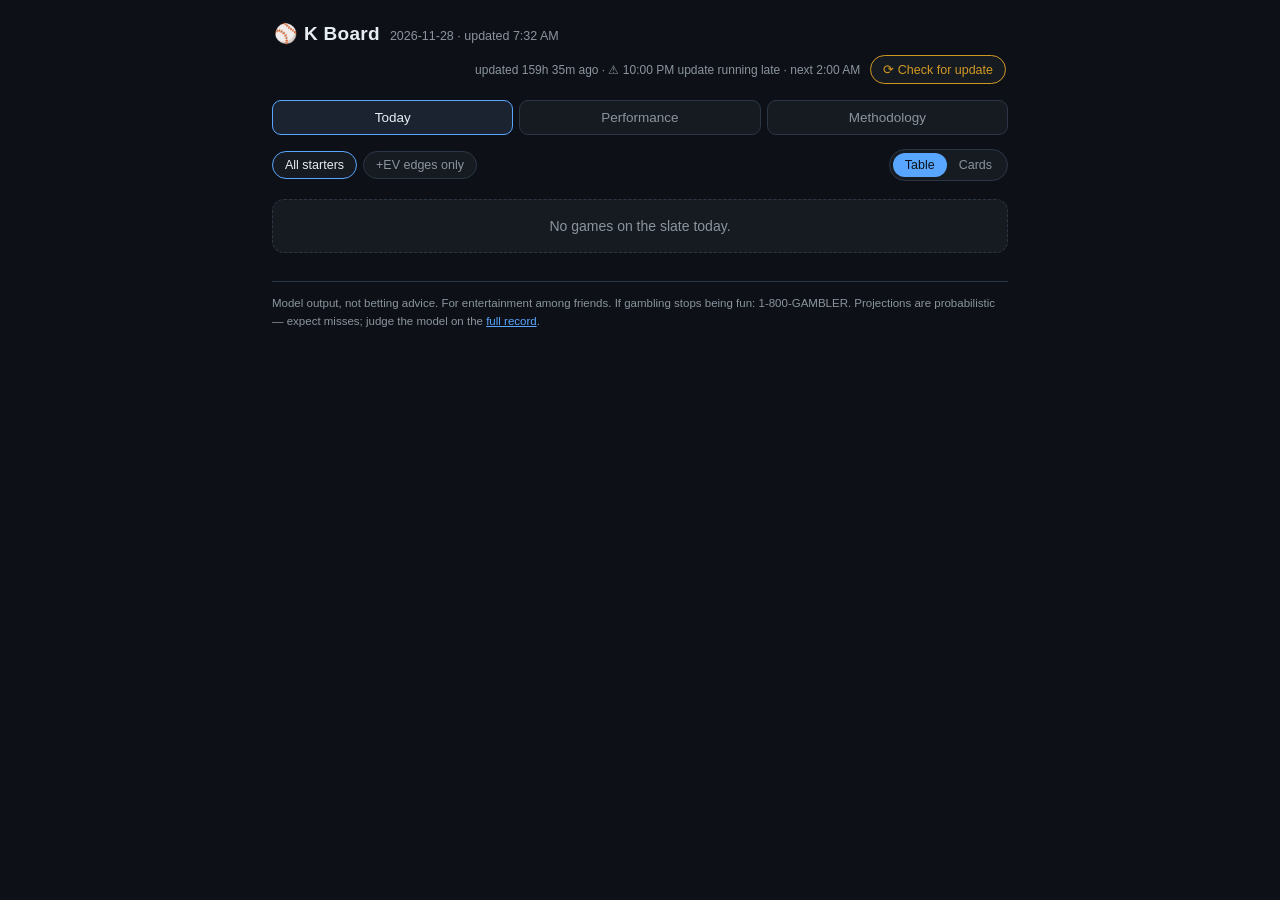
<file: docs/index.html>
<!DOCTYPE html>
<html lang="en">
<head>
<meta charset="utf-8">
<meta name="viewport" content="width=device-width, initial-scale=1">
<meta name="robots" content="noindex">
<title>K Board — Today</title>
<link rel="stylesheet" href="assets/style.css">
</head>
<body>
<div class="wrap">
  <header class="site">
    <h1>⚾ K Board</h1>
    <span class="sub" id="subtitle">loading…</span>
  </header>
  <nav class="tabs">
    <a href="index.html" class="active">Today</a>
    <a href="performance.html">Performance</a>
    <a href="methodology.html">Methodology</a>
  </nav>
  <div class="chiprow">
    <div class="chips">
      <span class="chip on" data-f="all">All starters</span>
      <span class="chip" data-f="edges">+EV edges only</span>
    </div>
    <div class="chips view-chips">
      <span class="chip" data-v="table">Table</span>
      <span class="chip" data-v="cards">Cards</span>
    </div>
  </div>
  <div id="board"></div>

  <div id="tomorrow-wrap" class="tomorrow-wrap" hidden>
    <h2 class="sec">Tomorrow <span class="dim" id="tomorrow-date"></span></h2>
    <p class="sec-sub">Early look — probable starter is posted, but lines usually aren't yet.</p>
    <div id="tomorrow-board"></div>
  </div>

  <footer class="site">
    Model output, not betting advice. For entertainment among friends.
    If gambling stops being fun: 1-800-GAMBLER. Projections are probabilistic —
    expect misses; judge the model on the <a href="performance.html" style="color:var(--accent)">full record</a>.
  </footer>
</div>
<script src="assets/app.js?v=20260929b"></script>
<script src="assets/refresh.js?v=20260922"></script>
</body>
</html>
</file>
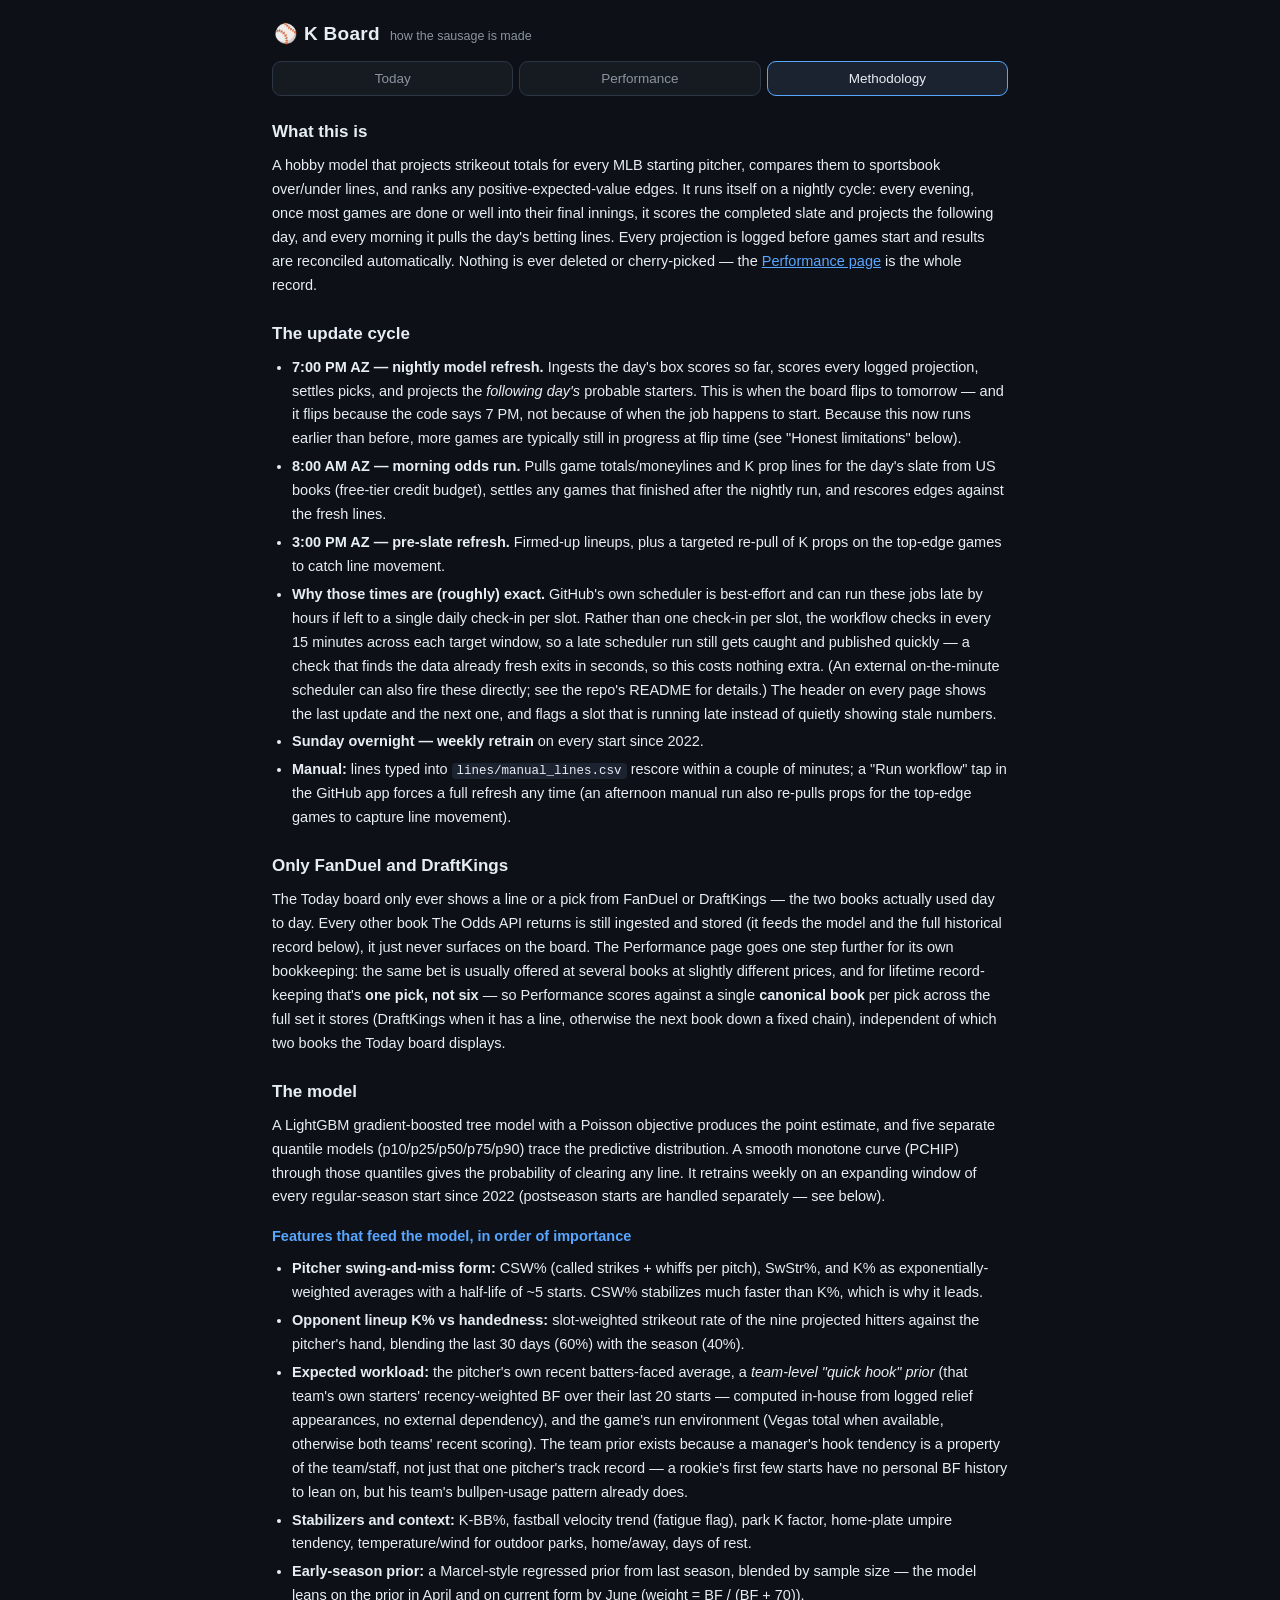
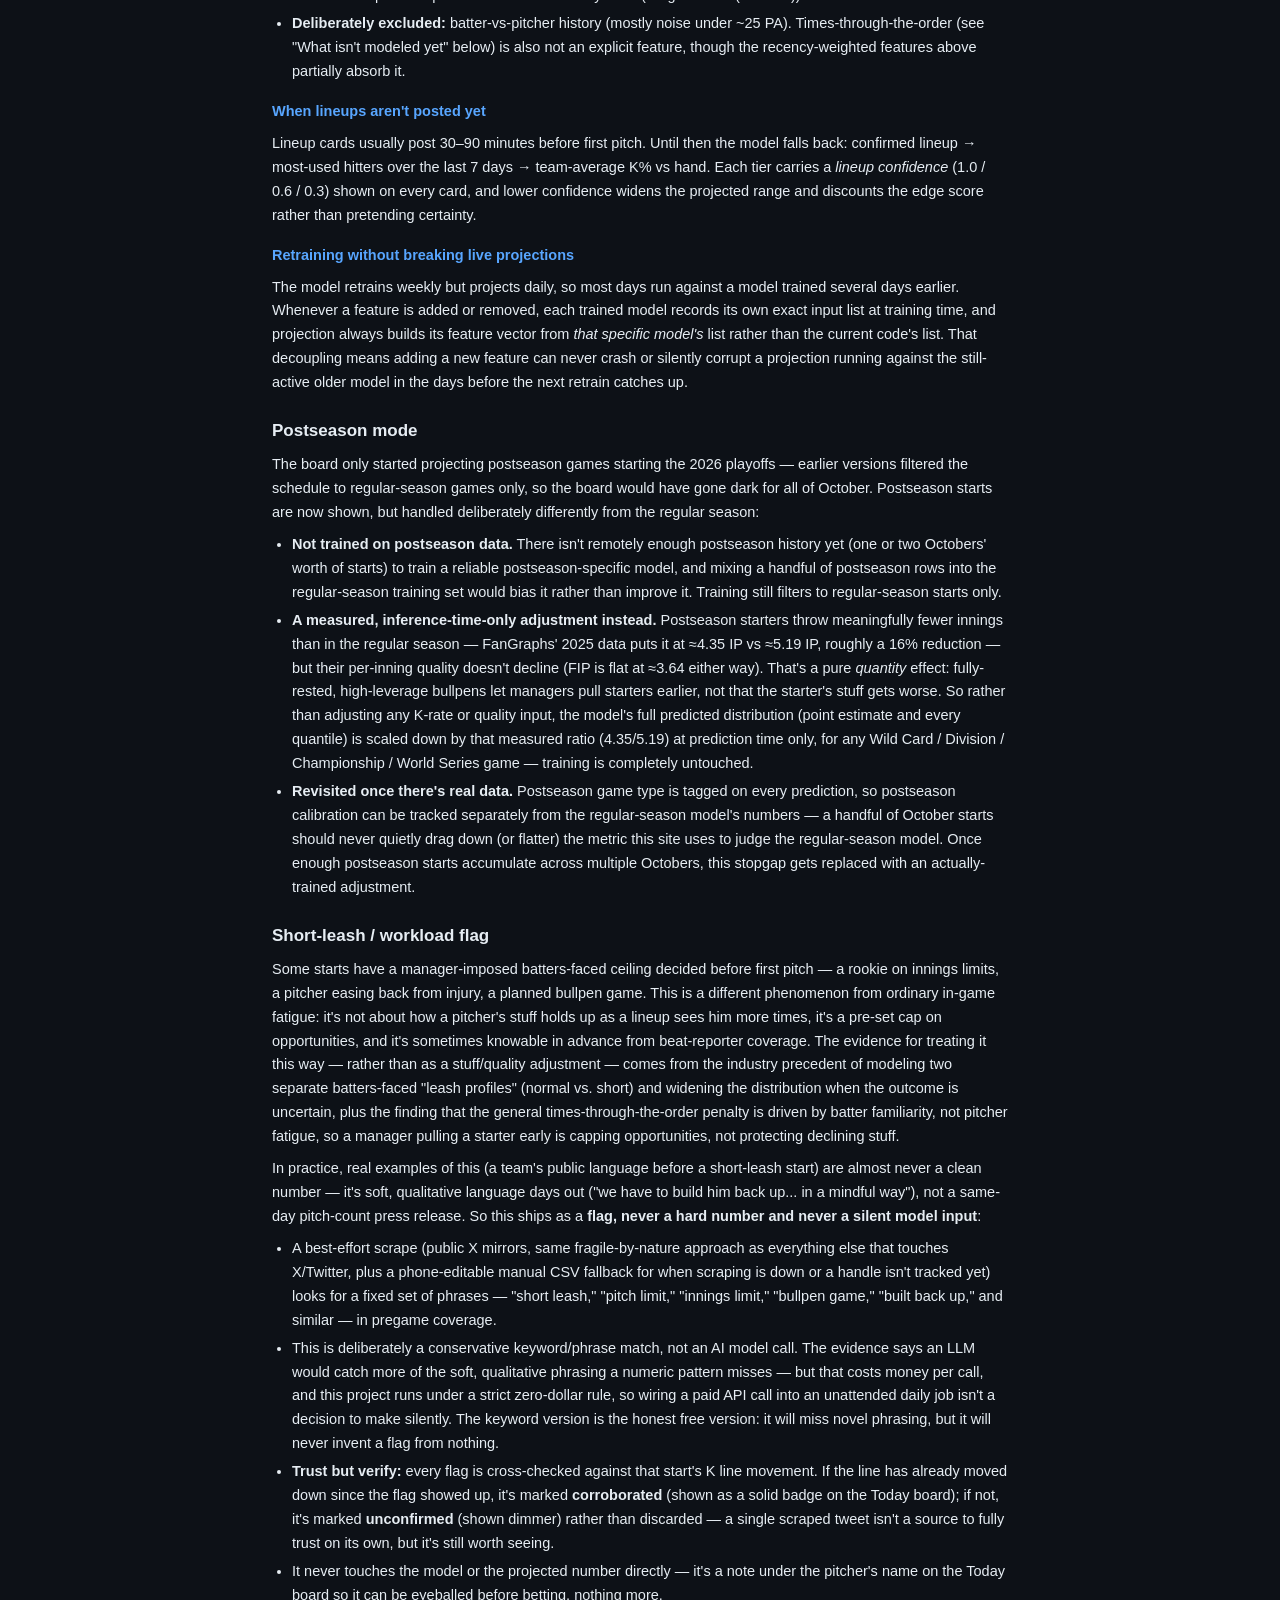
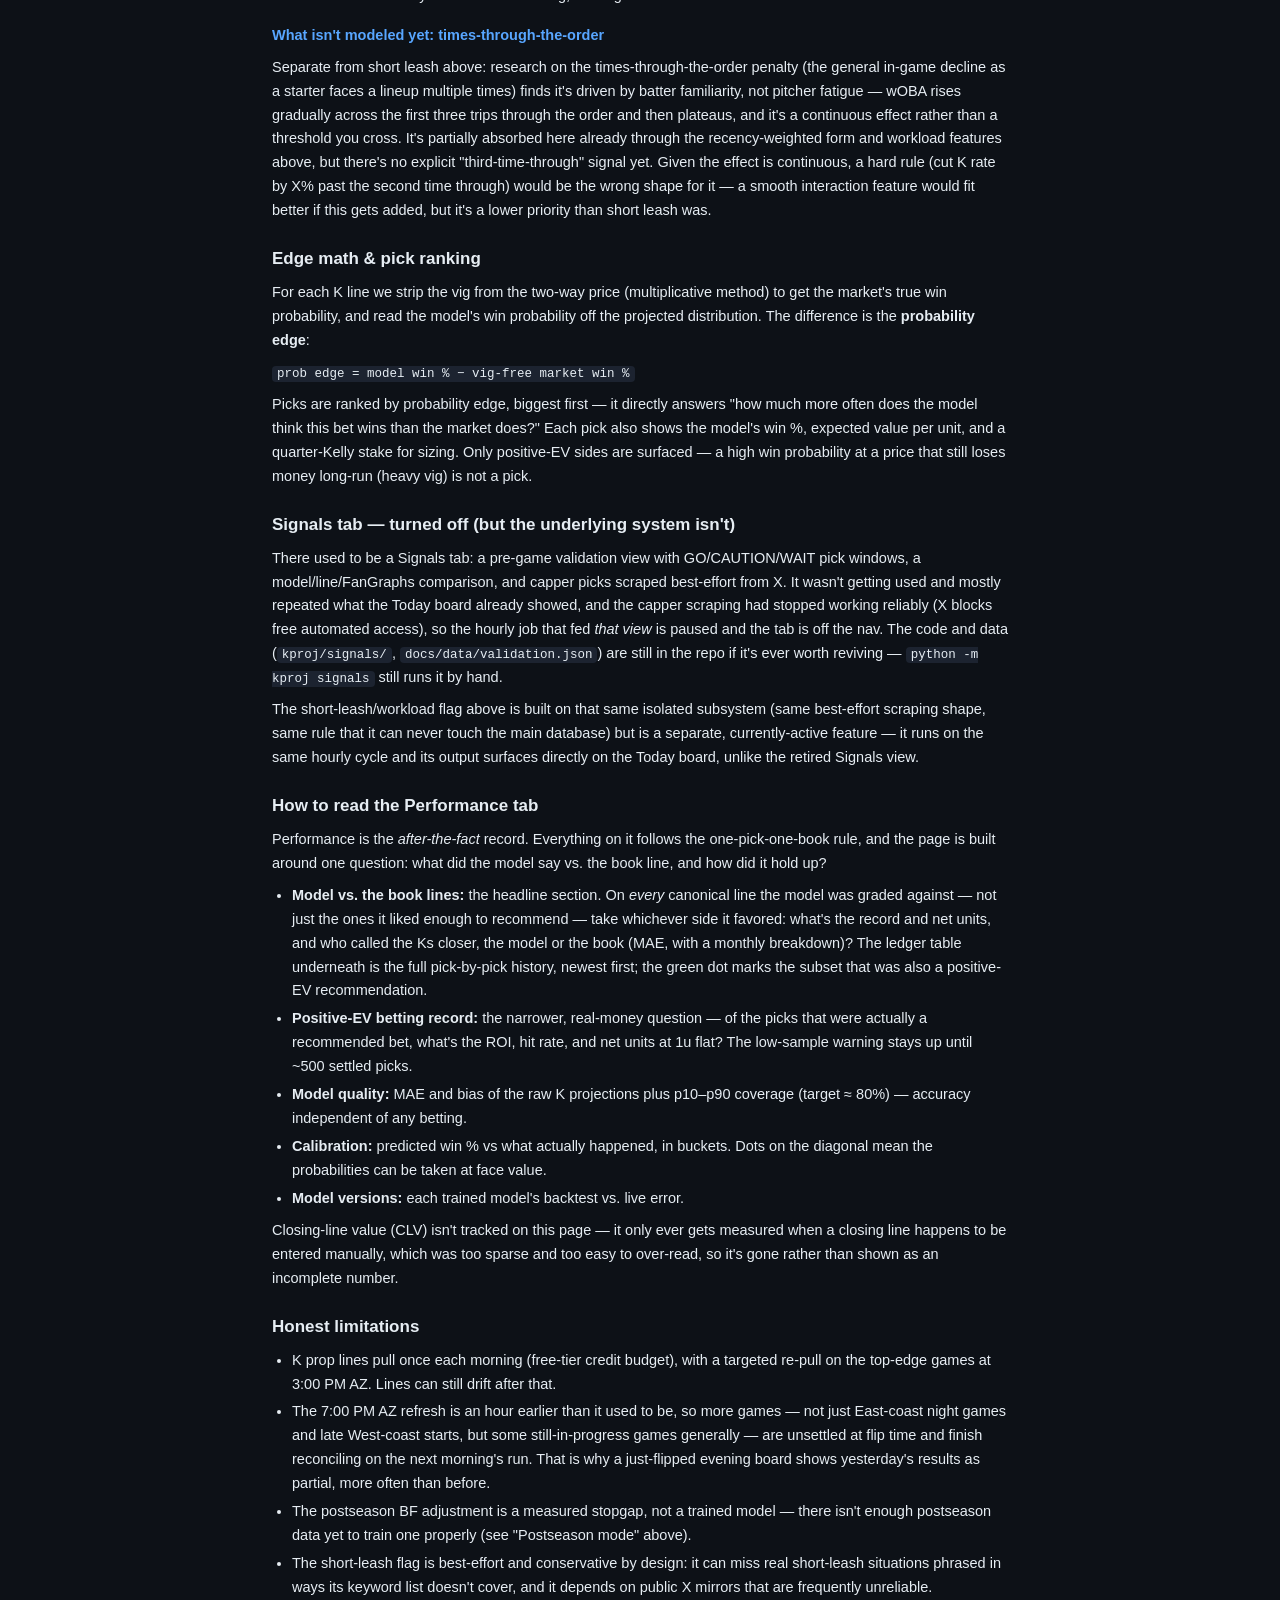
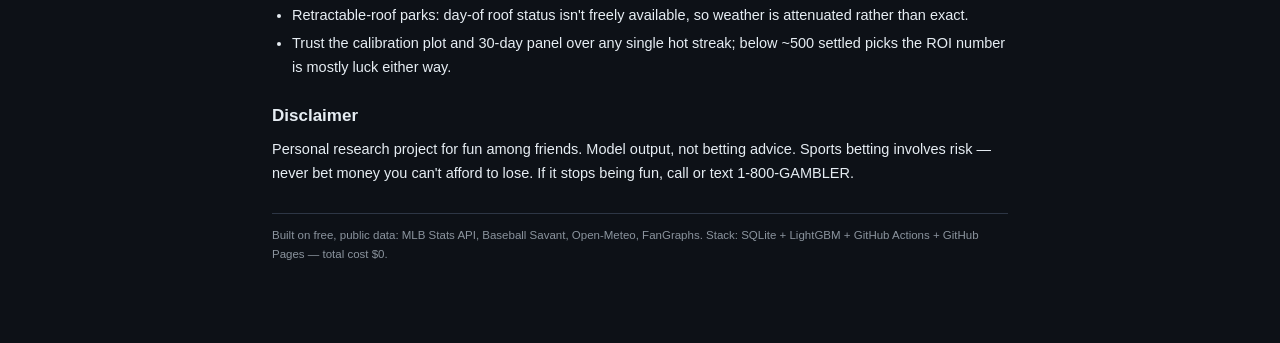
<file: docs/methodology.html>
<!DOCTYPE html>
<html lang="en">
<head>
<meta charset="utf-8">
<meta name="viewport" content="width=device-width, initial-scale=1">
<meta name="robots" content="noindex">
<title>K Board — Methodology</title>
<link rel="stylesheet" href="assets/style.css">
</head>
<body>
<div class="wrap">
  <header class="site">
    <h1>⚾ K Board</h1>
    <span class="sub">how the sausage is made</span>
  </header>
  <nav class="tabs">
    <a href="index.html">Today</a>
    <a href="performance.html">Performance</a>
    <a href="methodology.html" class="active">Methodology</a>
  </nav>

  <div class="prose">
    <h2>What this is</h2>
    <p>A hobby model that projects strikeout totals for every MLB starting pitcher,
    compares them to sportsbook over/under lines, and ranks any positive-expected-value
    edges. It runs itself on a nightly cycle: every evening, once most games are done
    or well into their final innings, it scores the completed slate and projects the
    following day, and every morning it
    pulls the day's betting lines. Every projection is logged before games start and
    results are reconciled automatically. Nothing is ever deleted or cherry-picked —
    the <a href="performance.html" style="color:var(--accent)">Performance page</a> is
    the whole record.</p>

    <h2>The update cycle</h2>
    <ul>
      <li><b>7:00 PM AZ — nightly model refresh.</b> Ingests the day's box scores so
      far, scores every logged projection, settles picks, and projects the
      <i>following day's</i> probable starters. This is when the board flips to
      tomorrow — and it flips because the code says 7 PM, not because of when the
      job happens to start. Because this now runs earlier than before, more games
      are typically still in progress at flip time (see "Honest limitations" below).</li>
      <li><b>8:00 AM AZ — morning odds run.</b> Pulls game totals/moneylines and K
      prop lines for the day's slate from US books (free-tier credit budget), settles
      any games that finished after the nightly run, and rescores edges
      against the fresh lines.</li>
      <li><b>3:00 PM AZ — pre-slate refresh.</b> Firmed-up lineups, plus a targeted
      re-pull of K props on the top-edge games to catch line movement.</li>
      <li><b>Why those times are (roughly) exact.</b> GitHub's own scheduler is
      best-effort and can run these jobs late by hours if left to a single daily
      check-in per slot. Rather than one check-in per slot, the workflow checks in
      every 15 minutes across each target window, so a late scheduler run still gets
      caught and published quickly — a check that finds the data already fresh exits
      in seconds, so this costs nothing extra. (An external on-the-minute scheduler
      can also fire these directly; see the repo's README for details.) The header on
      every page shows the last update and the next one, and flags a slot that is
      running late instead of quietly showing stale numbers.</li>
      <li><b>Sunday overnight — weekly retrain</b> on every start since 2022.</li>
      <li><b>Manual:</b> lines typed into <code>lines/manual_lines.csv</code> rescore
      within a couple of minutes; a "Run workflow" tap in the GitHub app forces a full
      refresh any time (an afternoon manual run also re-pulls props for the top-edge
      games to capture line movement).</li>
    </ul>

    <h2>Only FanDuel and DraftKings</h2>
    <p>The Today board only ever shows a line or a pick from FanDuel or DraftKings —
    the two books actually used day to day. Every other book The Odds API returns is
    still ingested and stored (it feeds the model and the full historical record
    below), it just never surfaces on the board. The Performance page goes one step
    further for its own bookkeeping: the same bet is usually offered at several books
    at slightly different prices, and for lifetime record-keeping that's <b>one pick,
    not six</b> — so Performance scores against a single <b>canonical book</b> per
    pick across the full set it stores (DraftKings when it has a line, otherwise the
    next book down a fixed chain), independent of which two books the Today board
    displays.</p>

    <h2>The model</h2>
    <p>A LightGBM gradient-boosted tree model with a Poisson objective produces the
    point estimate, and five separate quantile models (p10/p25/p50/p75/p90) trace the
    predictive distribution. A smooth monotone curve (PCHIP) through those quantiles
    gives the probability of clearing any line. It retrains weekly on an expanding
    window of every regular-season start since 2022 (postseason starts are handled
    separately — see below).</p>

    <h3>Features that feed the model, in order of importance</h3>
    <ul>
      <li><b>Pitcher swing-and-miss form:</b> CSW% (called strikes + whiffs per pitch),
      SwStr%, and K% as exponentially-weighted averages with a half-life of ~5 starts.
      CSW% stabilizes much faster than K%, which is why it leads.</li>
      <li><b>Opponent lineup K% vs handedness:</b> slot-weighted strikeout rate of the
      nine projected hitters against the pitcher's hand, blending the last 30 days (60%)
      with the season (40%).</li>
      <li><b>Expected workload:</b> the pitcher's own recent batters-faced average, a
      <i>team-level "quick hook" prior</i> (that team's own starters' recency-weighted BF
      over their last 20 starts — computed in-house from logged relief appearances, no
      external dependency), and the game's run environment (Vegas total when available,
      otherwise both teams' recent scoring). The team prior exists because a manager's
      hook tendency is a property of the team/staff, not just that one pitcher's track
      record — a rookie's first few starts have no personal BF history to lean on, but
      his team's bullpen-usage pattern already does.</li>
      <li><b>Stabilizers and context:</b> K-BB%, fastball velocity trend (fatigue flag),
      park K factor, home-plate umpire tendency, temperature/wind for outdoor parks,
      home/away, days of rest.</li>
      <li><b>Early-season prior:</b> a Marcel-style regressed prior from last season,
      blended by sample size — the model leans on the prior in April and on current form
      by June (weight = BF / (BF + 70)).</li>
      <li><b>Deliberately excluded:</b> batter-vs-pitcher history (mostly noise under
      ~25 PA). Times-through-the-order (see "What isn't modeled yet" below) is also not
      an explicit feature, though the recency-weighted features above partially absorb it.</li>
    </ul>

    <h3>When lineups aren't posted yet</h3>
    <p>Lineup cards usually post 30–90 minutes before first pitch. Until then the model
    falls back: confirmed lineup → most-used hitters over the last 7 days → team-average
    K% vs hand. Each tier carries a <i>lineup confidence</i> (1.0 / 0.6 / 0.3) shown on
    every card, and lower confidence widens the projected range and discounts the edge
    score rather than pretending certainty.</p>

    <h3>Retraining without breaking live projections</h3>
    <p>The model retrains weekly but projects daily, so most days run against a model
    trained several days earlier. Whenever a feature is added or removed, each trained
    model records its own exact input list at training time, and projection always
    builds its feature vector from <i>that specific model's</i> list rather than the
    current code's list. That decoupling means adding a new feature can never crash or
    silently corrupt a projection running against the still-active older model in the
    days before the next retrain catches up.</p>

    <h2>Postseason mode</h2>
    <p>The board only started projecting postseason games starting the 2026 playoffs —
    earlier versions filtered the schedule to regular-season games only, so the board
    would have gone dark for all of October. Postseason starts are now shown, but
    handled deliberately differently from the regular season:</p>
    <ul>
      <li><b>Not trained on postseason data.</b> There isn't remotely enough postseason
      history yet (one or two Octobers' worth of starts) to train a reliable
      postseason-specific model, and mixing a handful of postseason rows into the
      regular-season training set would bias it rather than improve it. Training still
      filters to regular-season starts only.</li>
      <li><b>A measured, inference-time-only adjustment instead.</b> Postseason starters
      throw meaningfully fewer innings than in the regular season — FanGraphs' 2025 data
      puts it at ≈4.35 IP vs ≈5.19 IP, roughly a 16% reduction — but their per-inning
      quality doesn't decline (FIP is flat at ≈3.64 either way). That's a pure
      <i>quantity</i> effect: fully-rested, high-leverage bullpens let managers pull
      starters earlier, not that the starter's stuff gets worse. So rather than
      adjusting any K-rate or quality input, the model's full predicted distribution
      (point estimate and every quantile) is scaled down by that measured ratio
      (4.35/5.19) at prediction time only, for any Wild Card / Division / Championship /
      World Series game — training is completely untouched.</li>
      <li><b>Revisited once there's real data.</b> Postseason game type is tagged on
      every prediction, so postseason calibration can be tracked separately from the
      regular-season model's numbers — a handful of October starts should never quietly
      drag down (or flatter) the metric this site uses to judge the regular-season
      model. Once enough postseason starts accumulate across multiple Octobers, this
      stopgap gets replaced with an actually-trained adjustment.</li>
    </ul>

    <h2>Short-leash / workload flag</h2>
    <p>Some starts have a manager-imposed batters-faced ceiling decided before first
    pitch — a rookie on innings limits, a pitcher easing back from injury, a planned
    bullpen game. This is a different phenomenon from ordinary in-game fatigue: it's not
    about how a pitcher's stuff holds up as a lineup sees him more times, it's a
    pre-set cap on opportunities, and it's sometimes knowable in advance from beat-reporter
    coverage. The evidence for treating it this way — rather than as a stuff/quality
    adjustment — comes from the industry precedent of modeling two separate
    batters-faced "leash profiles" (normal vs. short) and widening the distribution
    when the outcome is uncertain, plus the finding that the general times-through-the-order
    penalty is driven by batter familiarity, not pitcher fatigue, so a manager pulling a
    starter early is capping opportunities, not protecting declining stuff.</p>
    <p>In practice, real examples of this (a team's public language before a short-leash
    start) are almost never a clean number — it's soft, qualitative language days out
    ("we have to build him back up... in a mindful way"), not a same-day pitch-count
    press release. So this ships as a <b>flag, never a hard number and never a silent
    model input</b>:</p>
    <ul>
      <li>A best-effort scrape (public X mirrors, same fragile-by-nature approach as
      everything else that touches X/Twitter, plus a phone-editable manual CSV fallback
      for when scraping is down or a handle isn't tracked yet) looks for a fixed set of
      phrases — "short leash," "pitch limit," "innings limit," "bullpen game," "built
      back up," and similar — in pregame coverage.</li>
      <li>This is deliberately a conservative keyword/phrase match, not an AI model
      call. The evidence says an LLM would catch more of the soft, qualitative phrasing
      a numeric pattern misses — but that costs money per call, and this project runs
      under a strict zero-dollar rule, so wiring a paid API call into an unattended
      daily job isn't a decision to make silently. The keyword version is the honest
      free version: it will miss novel phrasing, but it will never invent a flag from
      nothing.</li>
      <li><b>Trust but verify:</b> every flag is cross-checked against that start's K
      line movement. If the line has already moved down since the flag showed up, it's
      marked <b>corroborated</b> (shown as a solid badge on the Today board); if not,
      it's marked <b>unconfirmed</b> (shown dimmer) rather than discarded — a single
      scraped tweet isn't a source to fully trust on its own, but it's still worth
      seeing.</li>
      <li>It never touches the model or the projected number directly — it's a note
      under the pitcher's name on the Today board so it can be eyeballed before betting,
      nothing more.</li>
    </ul>

    <h3 id="ttop">What isn't modeled yet: times-through-the-order</h3>
    <p>Separate from short leash above: research on the times-through-the-order penalty
    (the general in-game decline as a starter faces a lineup multiple times) finds it's
    driven by batter familiarity, not pitcher fatigue — wOBA rises gradually across the
    first three trips through the order and then plateaus, and it's a continuous effect
    rather than a threshold you cross. It's partially absorbed here already through the
    recency-weighted form and workload features above, but there's no explicit
    "third-time-through" signal yet. Given the effect is continuous, a hard rule (cut K
    rate by X% past the second time through) would be the wrong shape for it — a smooth
    interaction feature would fit better if this gets added, but it's a lower priority
    than short leash was.</p>

    <h2>Edge math &amp; pick ranking</h2>
    <p>For each K line we strip the vig from the two-way price (multiplicative
    method) to get the market's true win probability, and read the model's win
    probability off the projected distribution. The difference is the
    <b>probability edge</b>:</p>
    <p><code>prob edge = model win % − vig-free market win %</code></p>
    <p>Picks are ranked by probability edge, biggest first — it directly answers
    "how much more often does the model think this bet wins than the market
    does?" Each pick also shows the model's win %, expected value per unit, and
    a quarter-Kelly stake for sizing. Only positive-EV sides are surfaced — a
    high win probability at a price that still loses money long-run (heavy vig)
    is not a pick.</p>

    <h2>Signals tab — turned off (but the underlying system isn't)</h2>
    <p>There used to be a Signals tab: a pre-game validation view with GO/CAUTION/WAIT
    pick windows, a model/line/FanGraphs comparison, and capper picks scraped
    best-effort from X. It wasn't getting used and mostly repeated what the Today
    board already showed, and the capper scraping had stopped working reliably (X
    blocks free automated access), so the hourly job that fed <i>that view</i> is paused
    and the tab is off the nav. The code and data (<code>kproj/signals/</code>,
    <code>docs/data/validation.json</code>) are still in the repo if it's ever worth
    reviving — <code>python -m kproj signals</code> still runs it by hand.</p>
    <p>The short-leash/workload flag above is built on that same isolated subsystem
    (same best-effort scraping shape, same rule that it can never touch the main
    database) but is a separate, currently-active feature — it runs on the same hourly
    cycle and its output surfaces directly on the Today board, unlike the retired
    Signals view.</p>

    <h2>How to read the Performance tab</h2>
    <p>Performance is the <i>after-the-fact</i> record. Everything on it follows the
    one-pick-one-book rule, and the page is built around one question: what did the
    model say vs. the book line, and how did it hold up?</p>
    <ul>
      <li><b>Model vs. the book lines:</b> the headline section. On <i>every</i>
      canonical line the model was graded against — not just the ones it liked enough to
      recommend — take whichever side it favored: what's the record and net units, and
      who called the Ks closer, the model or the book (MAE, with a monthly breakdown)?
      The ledger table underneath is the full pick-by-pick history, newest first; the
      green dot marks the subset that was also a positive-EV recommendation.</li>
      <li><b>Positive-EV betting record:</b> the narrower, real-money question — of the
      picks that were actually a recommended bet, what's the ROI, hit rate, and net
      units at 1u flat? The low-sample warning stays up until ~500 settled picks.</li>
      <li><b>Model quality:</b> MAE and bias of the raw K projections plus p10–p90
      coverage (target ≈ 80%) — accuracy independent of any betting.</li>
      <li><b>Calibration:</b> predicted win % vs what actually happened, in buckets.
      Dots on the diagonal mean the probabilities can be taken at face value.</li>
      <li><b>Model versions:</b> each trained model's backtest vs. live error.</li>
    </ul>
    <p>Closing-line value (CLV) isn't tracked on this page — it only ever gets measured
    when a closing line happens to be entered manually, which was too sparse and too
    easy to over-read, so it's gone rather than shown as an incomplete number.</p>

    <h2>Honest limitations</h2>
    <ul>
      <li>K prop lines pull once each morning (free-tier credit budget), with a
      targeted re-pull on the top-edge games at 3:00 PM AZ. Lines can still drift after
      that.</li>
      <li>The 7:00 PM AZ refresh is an hour earlier than it used to be, so more games
      — not just East-coast night games and late West-coast starts, but some
      still-in-progress games generally — are unsettled at flip time and finish
      reconciling on the next morning's run. That is why a just-flipped evening board
      shows yesterday's results as partial, more often than before.</li>
      <li>The postseason BF adjustment is a measured stopgap, not a trained model —
      there isn't enough postseason data yet to train one properly (see "Postseason
      mode" above).</li>
      <li>The short-leash flag is best-effort and conservative by design: it can miss
      real short-leash situations phrased in ways its keyword list doesn't cover, and it
      depends on public X mirrors that are frequently unreliable.</li>
      <li>Retractable-roof parks: day-of roof status isn't freely available, so weather
      is attenuated rather than exact.</li>
      <li>Trust the calibration plot and 30-day panel over any single hot streak;
      below ~500 settled picks the ROI number is mostly luck either way.</li>
    </ul>

    <h2>Disclaimer</h2>
    <p>Personal research project for fun among friends. Model output, not betting
    advice. Sports betting involves risk — never bet money you can't afford to lose.
    If it stops being fun, call or text 1-800-GAMBLER.</p>
  </div>

  <footer class="site">Built on free, public data: MLB Stats API, Baseball Savant,
  Open-Meteo, FanGraphs. Stack: SQLite + LightGBM + GitHub Actions + GitHub Pages — total cost $0.</footer>
</div>
</body>
</html>
</file>
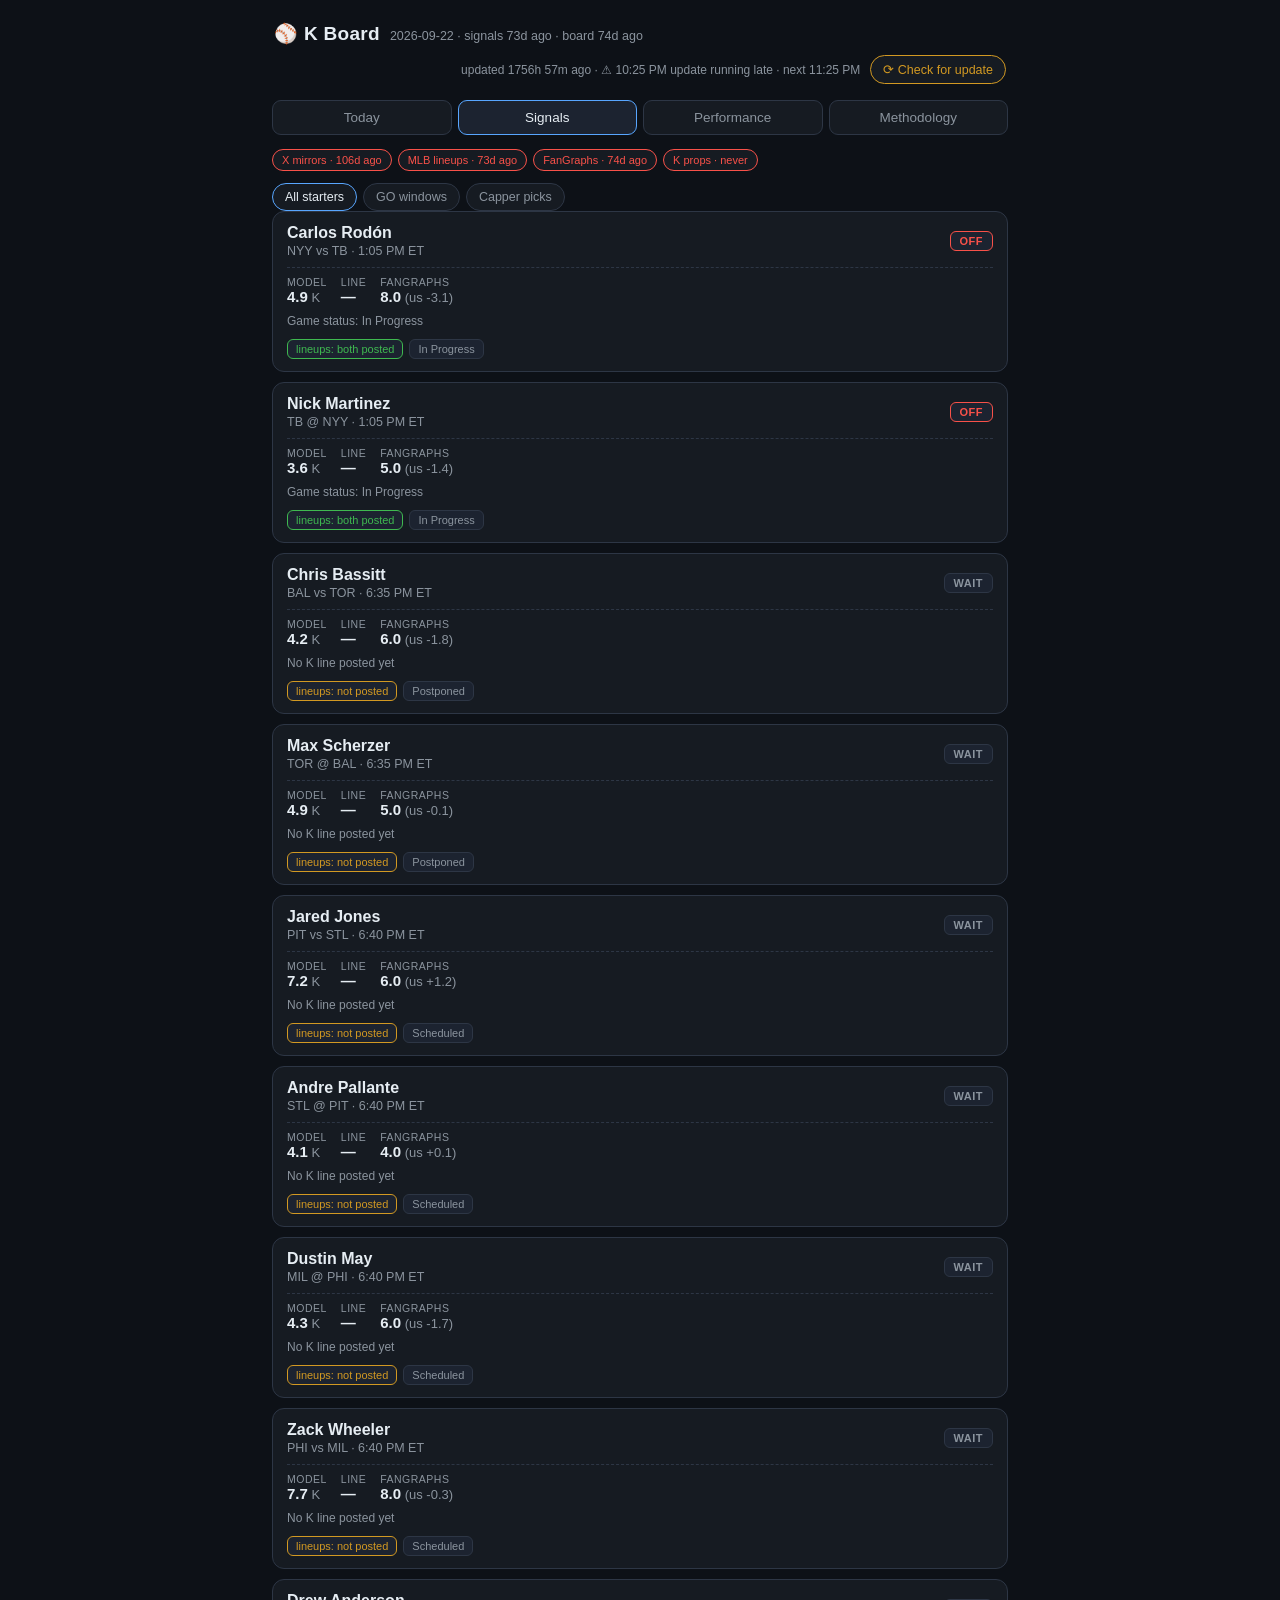
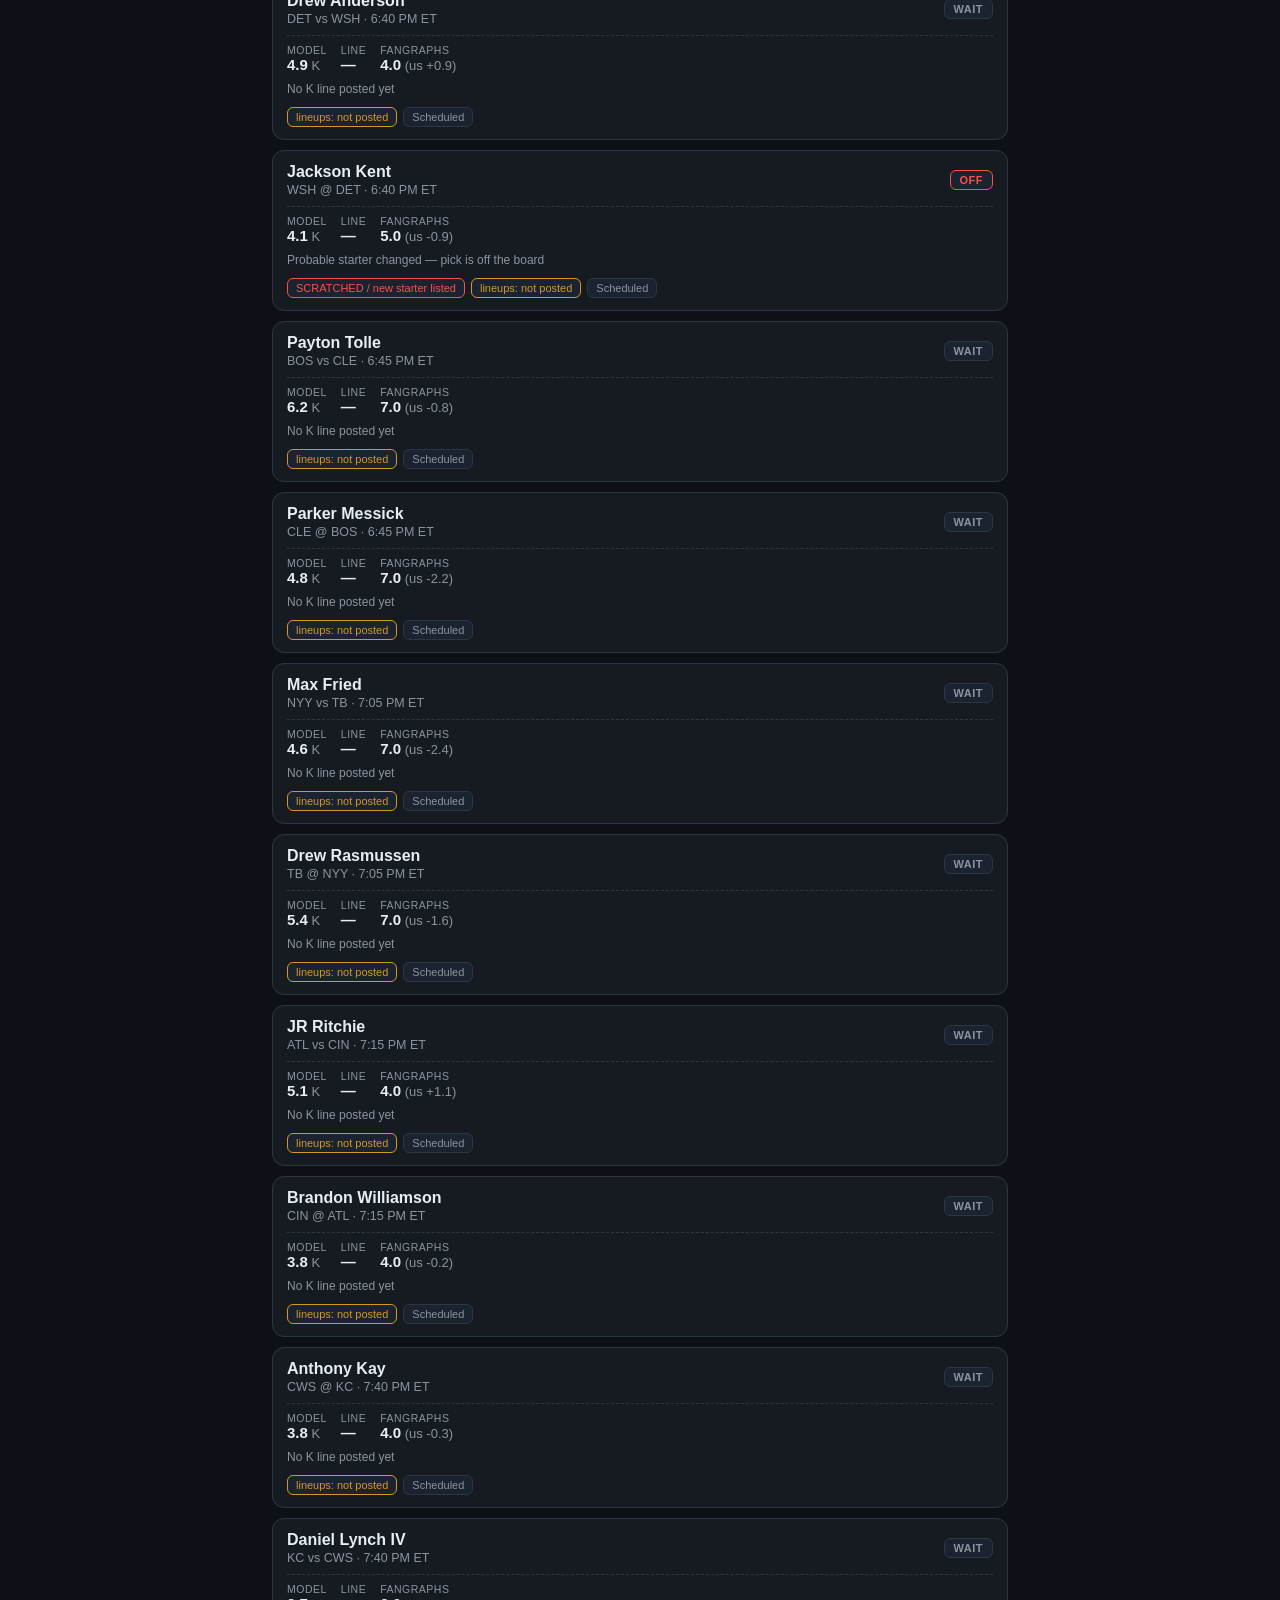
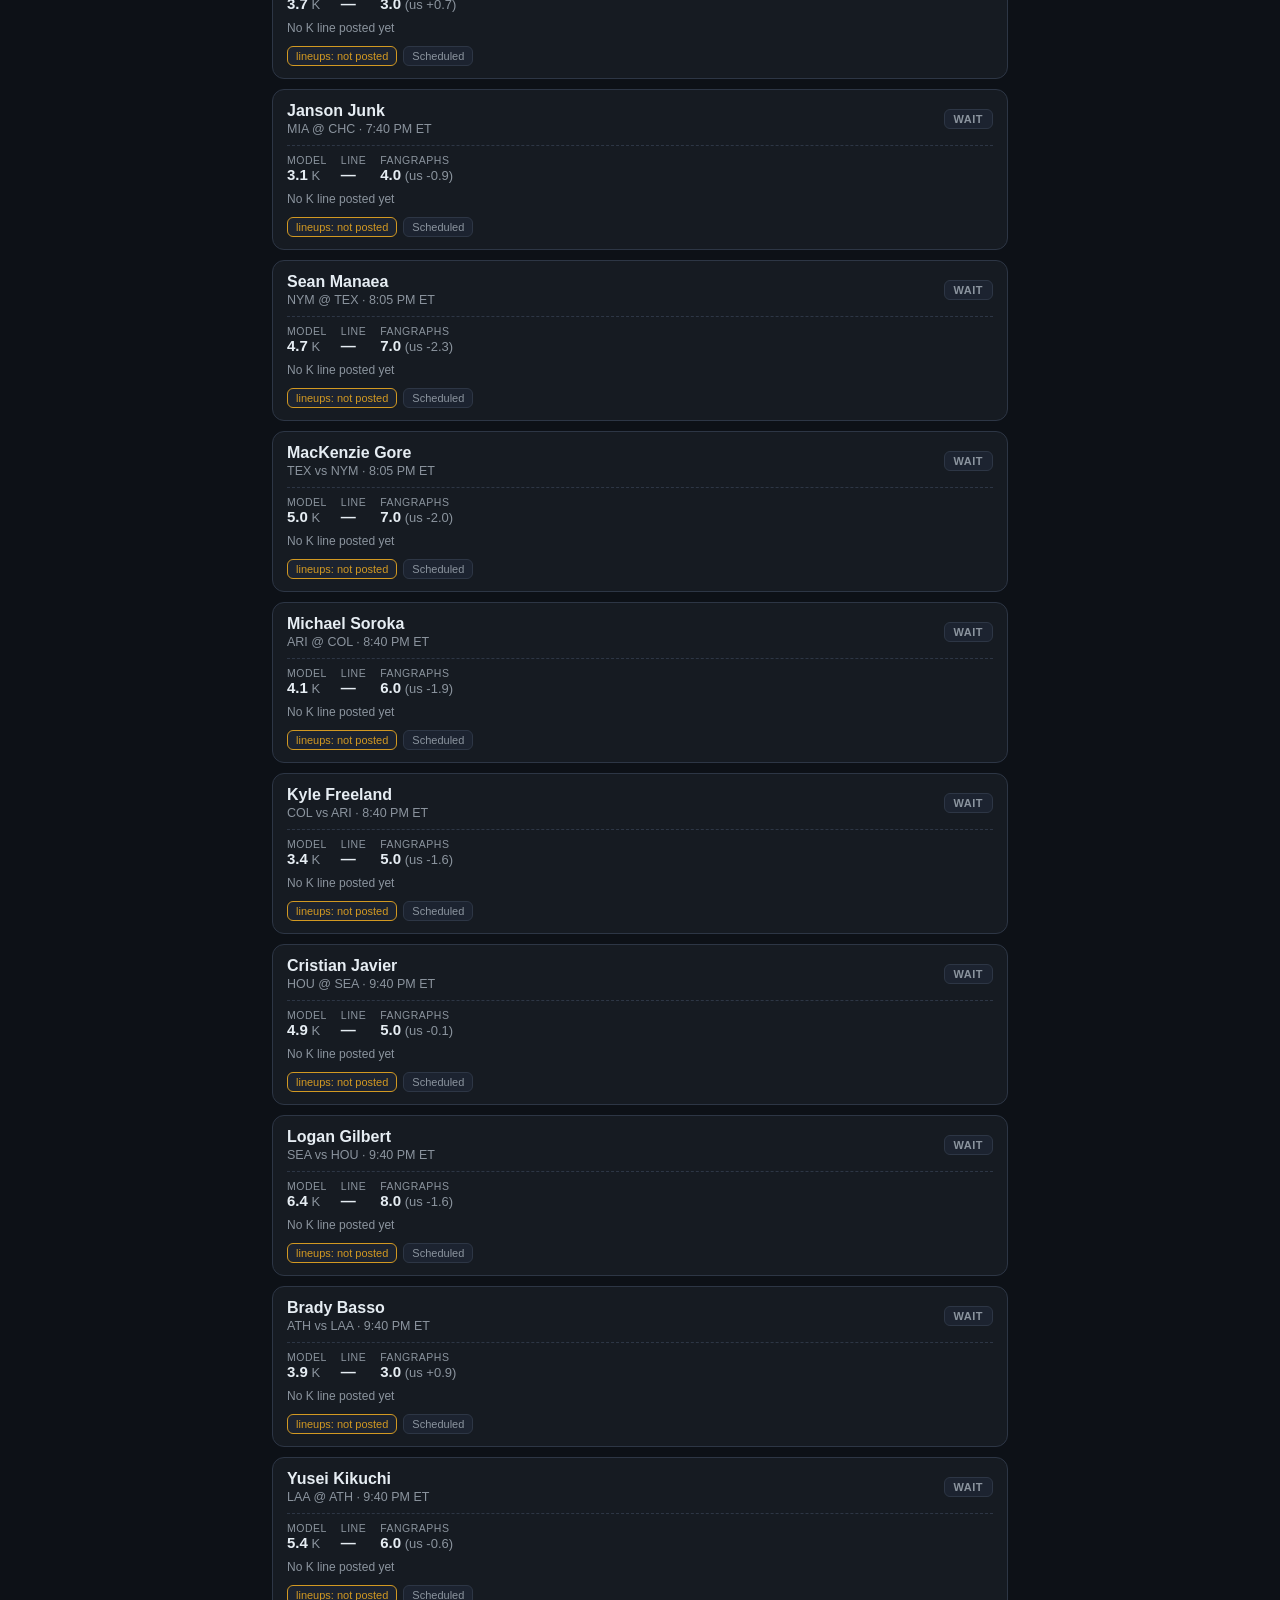
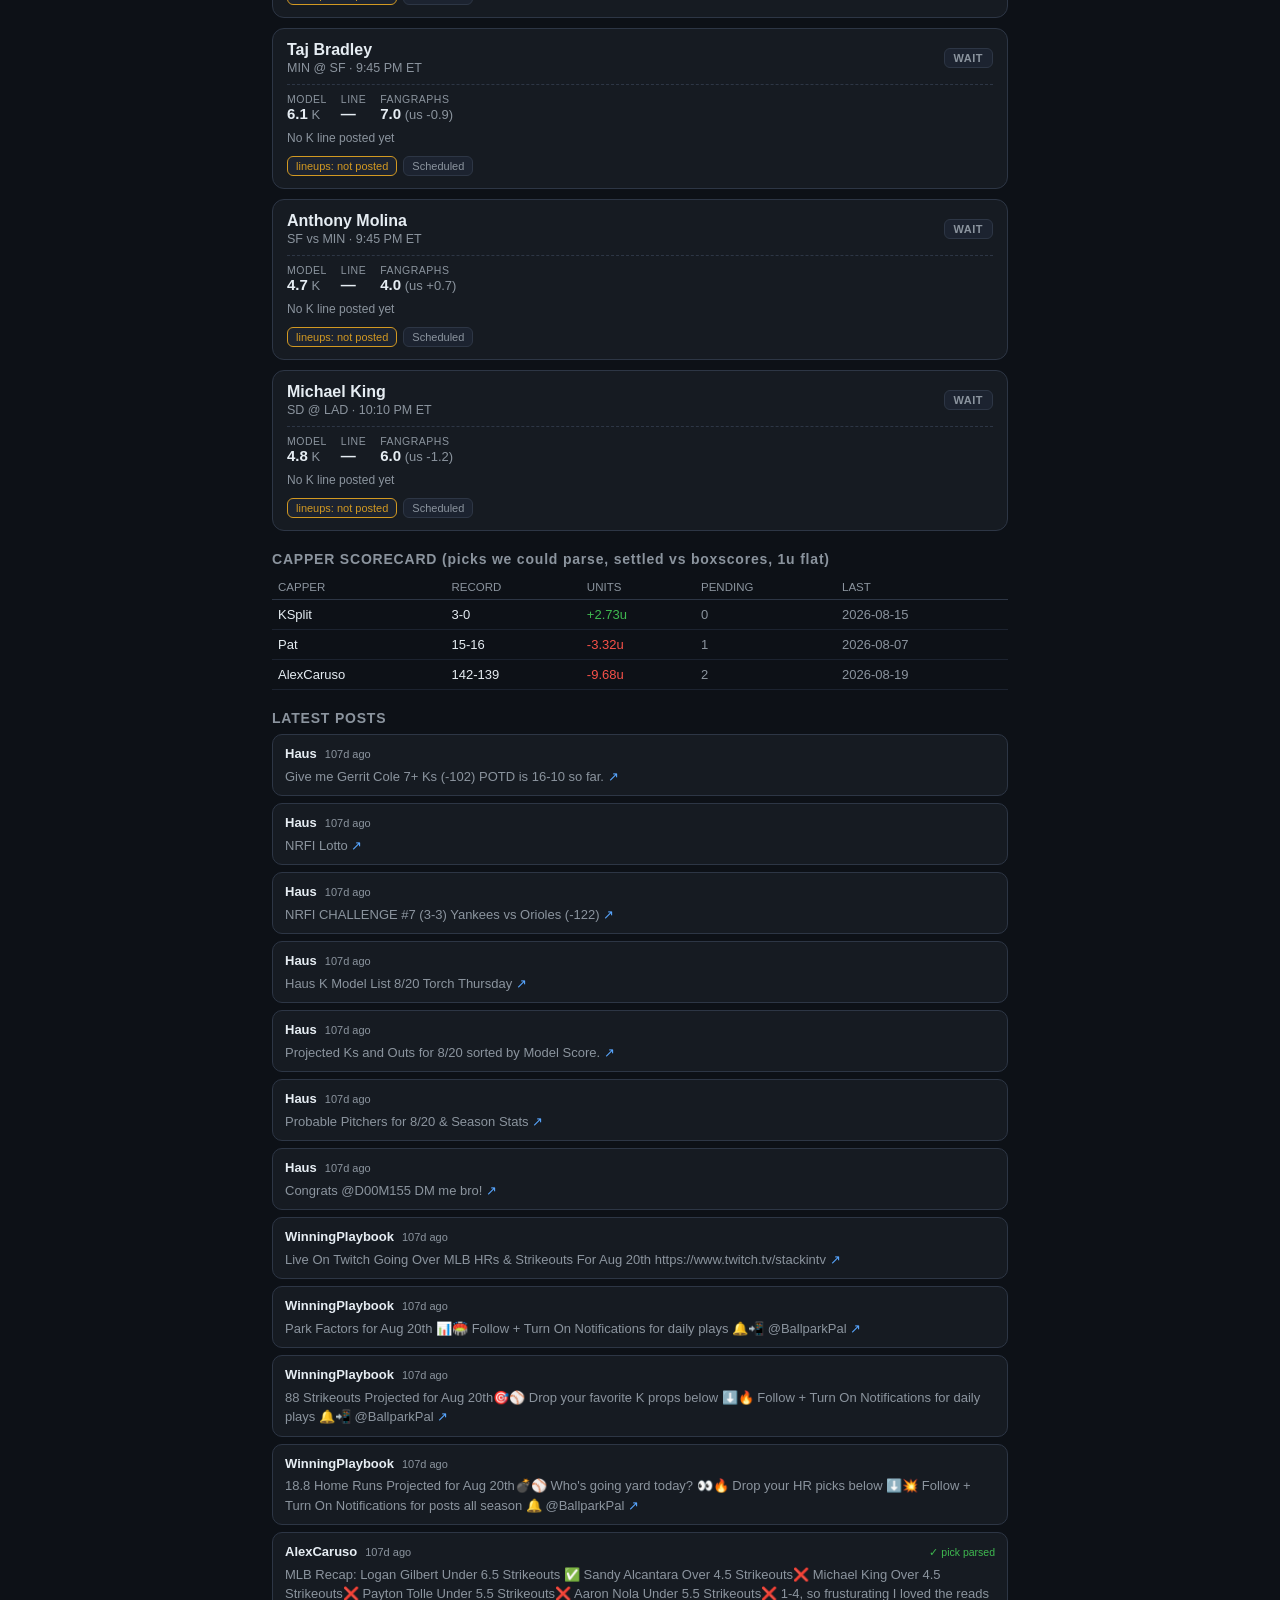
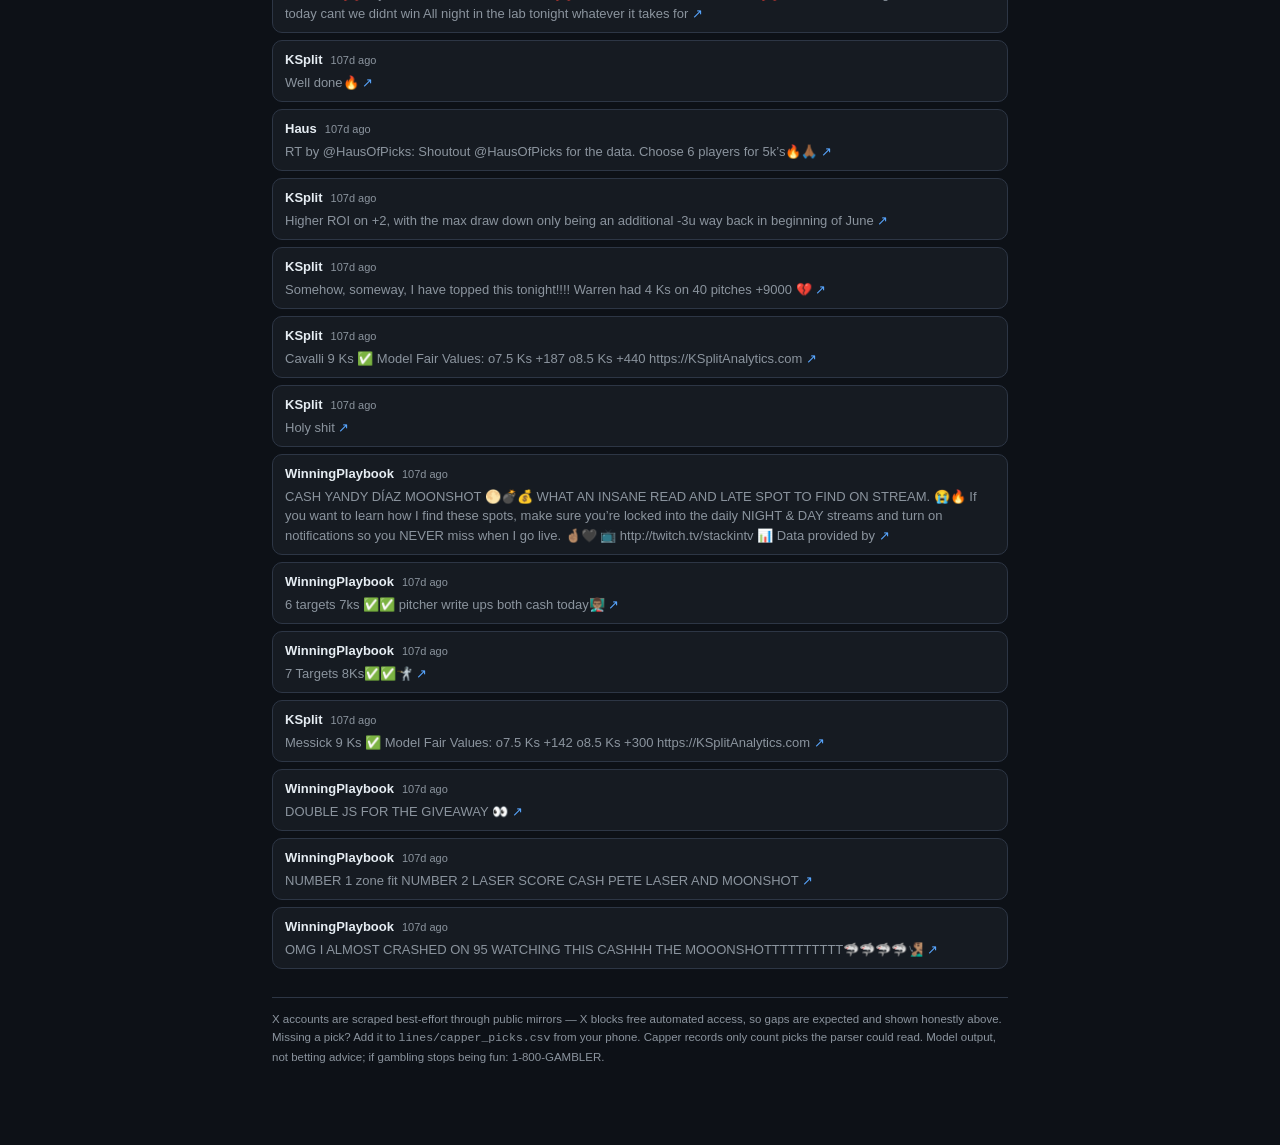
<file: docs/validation.html>
<!DOCTYPE html>
<html lang="en">
<head>
<meta charset="utf-8">
<meta name="viewport" content="width=device-width, initial-scale=1">
<meta name="robots" content="noindex">
<title>K Board — Signals</title>
<link rel="stylesheet" href="assets/style.css">
</head>
<body>
<div class="wrap">
  <header class="site">
    <h1>⚾ K Board</h1>
    <span class="sub" id="subtitle">loading…</span>
  </header>
  <nav class="tabs">
    <a href="index.html">Today</a>
    <a href="validation.html" class="active">Signals</a>
    <a href="performance.html">Performance</a>
    <a href="methodology.html">Methodology</a>
  </nav>
  <div id="sources"></div>
  <div class="chips">
    <span class="chip on" data-f="all">All starters</span>
    <span class="chip" data-f="go">GO windows</span>
    <span class="chip" data-f="picks">Capper picks</span>
  </div>
  <div id="board"></div>
  <h2 class="sec">Capper scorecard <span class="dim" style="text-transform:none">(picks we could parse, settled vs boxscores, 1u flat)</span></h2>
  <div id="cappers"></div>
  <h2 class="sec">Latest posts</h2>
  <div id="feed"></div>
  <footer class="site">
    X accounts are scraped best-effort through public mirrors — X blocks free
    automated access, so gaps are expected and shown honestly above. Missing a
    pick? Add it to <code>lines/capper_picks.csv</code> from your phone.
    Capper records only count picks the parser could read. Model output, not
    betting advice; if gambling stops being fun: 1-800-GAMBLER.
  </footer>
</div>
<script src="assets/signals.js?v=20260802"></script>
<script src="assets/refresh.js?v=20260922" data-src="data/validation.json" data-cadence="hourly"></script>
</body>
</html>
</file>
<file: docs/assets/style.css>
:root {
  --bg: #0d1117; --card: #161b22; --card2: #1c2330; --line: #2d3645;
  --text: #e6edf3; --dim: #8b949e; --accent: #58a6ff; --green: #3fb950;
  --red: #f85149; --gold: #d29922; --font: -apple-system, BlinkMacSystemFont,
  "Segoe UI", Roboto, Helvetica, Arial, sans-serif;
}
* { box-sizing: border-box; margin: 0; padding: 0; }
body { background: var(--bg); color: var(--text); font-family: var(--font); font-size: 15px; }
.wrap { max-width: 760px; margin: 0 auto; padding: 12px 12px 80px; }
header.site { display: flex; align-items: baseline; gap: 10px; flex-wrap: wrap; padding: 10px 2px; }
header.site h1 { font-size: 19px; letter-spacing: .3px; }
header.site .sub { color: var(--dim); font-size: 12.5px; }
nav.tabs { display: flex; gap: 6px; margin: 6px 0 14px; }
nav.tabs a { flex: 1; text-align: center; padding: 9px 4px; border-radius: 9px; font-size: 13.5px;
  text-decoration: none; color: var(--dim); background: var(--card); border: 1px solid var(--line); }
nav.tabs a.active { color: var(--text); border-color: var(--accent); background: var(--card2); }
.chiprow { display: flex; justify-content: space-between; align-items: center; gap: 10px;
  flex-wrap: wrap; margin-bottom: 12px; }
.chips { display: flex; gap: 6px; margin-bottom: 0; flex-wrap: wrap; }
.chip { font-size: 12.5px; padding: 6px 12px; border-radius: 999px; background: var(--card);
  border: 1px solid var(--line); color: var(--dim); cursor: pointer; }
.chip.on { color: var(--text); border-color: var(--accent); }
.view-chips { background: var(--card); border: 1px solid var(--line); border-radius: 999px;
  padding: 3px; gap: 0; }
.view-chips .chip { background: transparent; border: none; padding: 5px 12px; }
.view-chips .chip.on { color: var(--bg); background: var(--accent); border-radius: 999px; }
.card { background: var(--card); border: 1px solid var(--line); border-radius: 12px;
  padding: 12px 14px; margin-bottom: 10px; }
.card .top { display: flex; justify-content: space-between; align-items: center; gap: 8px; }
.card .who { min-width: 0; }
.card .name { font-weight: 600; font-size: 16px; white-space: nowrap; overflow: hidden;
  text-overflow: ellipsis; }
.card .meta { color: var(--dim); font-size: 12.5px; margin-top: 2px; }
.card .pt { text-align: right; }
.card .pt .num { font-size: 26px; font-weight: 700; line-height: 1; }
.card .pt .lbl { color: var(--dim); font-size: 10.5px; text-transform: uppercase; letter-spacing: .6px; }
.range { position: relative; height: 26px; margin: 12px 2px 2px; }
.range .axis { position: absolute; top: 12px; left: 0; right: 0; height: 3px;
  background: var(--line); border-radius: 2px; }
.range .band80 { position: absolute; top: 11px; height: 5px; background: #2c4a6e; border-radius: 3px; }
.range .band50 { position: absolute; top: 9.5px; height: 8px; background: var(--accent);
  opacity: .85; border-radius: 4px; }
.range .med { position: absolute; top: 6px; width: 2.5px; height: 15px; background: #fff;
  border-radius: 2px; }
.range .tick { position: absolute; top: 0; font-size: 10px; color: var(--dim); transform: translateX(-50%); }
.badges { display: flex; gap: 6px; margin-top: 9px; flex-wrap: wrap; }
.badge { font-size: 11px; padding: 3px 8px; border-radius: 6px; background: var(--card2);
  border: 1px solid var(--line); color: var(--dim); }
.badge.conf-high { color: var(--green); border-color: var(--green); }
.badge.conf-mid { color: var(--gold); border-color: var(--gold); }
.badge.conf-low { color: var(--red); border-color: var(--red); }
.edges { margin-top: 10px; border-top: 1px dashed var(--line); padding-top: 9px; }
.edge-row { display: flex; justify-content: space-between; align-items: center; padding: 5px 0;
  font-size: 13.5px; gap: 8px; }
.edge-row .pick { font-weight: 600; }
.edge-row .pick .bk { color: var(--dim); font-weight: 400; font-size: 12px; }
.edge-row .nums { text-align: right; white-space: nowrap; }
.ev-pos { color: var(--green); font-weight: 700; }
.kelly { color: var(--dim); font-size: 11.5px; }
.noedge { color: var(--dim); font-size: 12.5px; margin-top: 8px; }
.mkt { display: flex; gap: 12px; flex-wrap: wrap; align-items: baseline; margin-top: 9px;
  padding-top: 8px; border-top: 1px dashed var(--line); font-size: 12.5px; }
.mkt b { font-weight: 600; }
.mkt-item { white-space: nowrap; }
.mkt-src { color: var(--dim); font-size: 11px; margin-left: auto; }
.notice { background: var(--card); border: 1px dashed var(--line); color: var(--dim);
  border-radius: 12px; padding: 18px; text-align: center; font-size: 14px; margin: 18px 0; }
.tiles { display: grid; grid-template-columns: repeat(2, 1fr); gap: 8px; margin-bottom: 14px; }
.tile { background: var(--card); border: 1px solid var(--line); border-radius: 12px; padding: 12px; }
.tile .v { font-size: 22px; font-weight: 700; }
.tile .k { color: var(--dim); font-size: 11.5px; text-transform: uppercase; letter-spacing: .5px;
  margin-top: 3px; }
.tile .s { color: var(--dim); font-size: 11px; margin-top: 2px; }
h2.sec { font-size: 14px; text-transform: uppercase; letter-spacing: .8px; color: var(--dim);
  margin: 20px 0 8px; }
table.t { width: 100%; border-collapse: collapse; font-size: 13px; }
table.t th { text-align: left; color: var(--dim); font-weight: 500; padding: 6px 6px;
  border-bottom: 1px solid var(--line); font-size: 11.5px; text-transform: uppercase; }
table.t td { padding: 7px 6px; border-bottom: 1px solid var(--card2); }
.pos { color: var(--green); } .neg { color: var(--red); } .neu { color: var(--gold); } .dim { color: var(--dim); }
canvas { background: var(--card); border: 1px solid var(--line); border-radius: 12px;
  padding: 8px; margin-bottom: 12px; }
footer.site { color: var(--dim); font-size: 11.5px; line-height: 1.6; margin-top: 28px;
  border-top: 1px solid var(--line); padding-top: 12px; }
.prose { line-height: 1.65; font-size: 14.5px; }
.prose h2 { font-size: 17px; margin: 22px 0 8px; }
.prose h3 { font-size: 14.5px; margin: 16px 0 6px; color: var(--accent); }
.prose p { margin: 8px 0; } .prose ul { margin: 8px 0 8px 20px; } .prose li { margin: 4px 0; }
.prose code { background: var(--card2); padding: 1px 5px; border-radius: 4px; font-size: 12.5px; }
@media (min-width: 640px) { .tiles { grid-template-columns: repeat(4, 1fr); } }

/* Today: full-slate sortable table view — the primary view, cards below as an alternative */
.board-tbl { overflow-x: auto; -webkit-overflow-scrolling: touch; border: 1px solid var(--line);
  border-radius: 12px; }
.board-tbl table.t { min-width: 420px; font-variant-numeric: tabular-nums; }
.board-tbl thead th { position: sticky; top: 0; background: var(--card); cursor: pointer;
  user-select: none; white-space: nowrap; }
.board-tbl thead th:hover { color: var(--text); }
.board-tbl thead th.sort-on { color: var(--accent); }
.board-tbl th.num, .board-tbl td.num { text-align: right; }
.board-tbl td { vertical-align: middle; }
.board-tbl td .pn { font-weight: 600; white-space: nowrap; }
.board-tbl td .pm { color: var(--dim); font-size: 11px; margin-top: 1px; white-space: nowrap; }
.board-tbl td .l5 { color: var(--dim); font-size: 10.5px; margin-top: 1px; white-space: nowrap; }
.board-tbl td .l5 .l5-nums { color: var(--text); font-weight: 600; font-variant-numeric: tabular-nums; }
.board-tbl td .wf { font-size: 10.5px; margin-top: 1px; white-space: nowrap; cursor: help; }
.board-tbl td .wf.wf-confirmed { color: var(--gold); font-weight: 600; }
.board-tbl td .wf.wf-unconfirmed { color: var(--dim); }
/* Proj K is the reason this table exists — biggest, boldest number in it. */
.board-tbl td .proj { font-weight: 800; font-size: 21px; }
.board-tbl th[data-key="proj"] { color: var(--text); }
.board-tbl td .kline-num { font-weight: 600; font-size: 15px; }
.board-tbl td .pick { font-weight: 600; }
.board-tbl td .tsub { font-size: 10.5px; margin-top: 1px; }
.board-tbl tr[data-hasedge="true"] td:first-child { box-shadow: inset 3px 0 var(--green); }
.board-tbl tbody tr:last-child td { border-bottom: none; }
.board-tbl-wrap { position: relative; }
.board-tbl-wrap::after { content: ""; position: absolute; top: 0; right: 0; bottom: 0; width: 18px;
  background: linear-gradient(to right, transparent, var(--bg) 92%); pointer-events: none;
  border-radius: 0 12px 12px 0; }
@media (min-width: 640px) { .board-tbl-wrap::after { display: none; } }
@media (max-width: 480px) { .board-tbl-wrap::after { display: none; } }

/* Today: Tomorrow preview — same table styling, just a second, later slate.
   Hidden by default (see index.html's `hidden` attribute) and only shown by
   app.js once there's an actual starter to show. */
.tomorrow-wrap { margin-top: 26px; padding-top: 4px; border-top: 1px dashed var(--line); }

/* Performance page — history ledger (model pick vs book line, newest first) */
.sec-sub { color: var(--dim); font-size: 12.5px; margin: -4px 0 10px; line-height: 1.5; }
.hist-tbl { max-height: 560px; overflow-y: auto; overflow-x: auto; -webkit-overflow-scrolling: touch;
  border: 1px solid var(--line); border-radius: 12px; margin-bottom: 6px; }
.hist-tbl table.t { min-width: 480px; font-variant-numeric: tabular-nums; }
.hist-tbl thead th { position: sticky; top: 0; background: var(--card); white-space: nowrap; z-index: 1; }
.hist-tbl th.num, .hist-tbl td.num { text-align: right; }
.hist-tbl td { vertical-align: middle; white-space: nowrap; }
.edge-dot { display: inline-block; width: 7px; height: 7px; border-radius: 50%; margin-right: 6px;
  background: var(--green); vertical-align: middle; }
.edge-dot.off { background: var(--line); }
.hist-legend { display: flex; align-items: center; gap: 6px; color: var(--dim); font-size: 11.5px;
  margin-bottom: 8px; }
.tiles.tiles-compact { grid-template-columns: repeat(2, 1fr); margin-bottom: 4px; }
@media (min-width: 480px) { .tiles.tiles-compact { grid-template-columns: repeat(4, 1fr); } }
.subnote { color: var(--dim); font-size: 12.5px; margin: 8px 2px 18px; }

/* Signals page */
.win { font-size: 11px; font-weight: 700; padding: 3px 9px; border-radius: 6px;
  letter-spacing: .5px; text-transform: uppercase; }
.win-go { color: #0d1117; background: var(--green); }
.win-caution { color: #0d1117; background: var(--gold); }
.win-wait { color: var(--dim); background: var(--card2); border: 1px solid var(--line); }
.win-off { color: var(--red); background: var(--card2); border: 1px solid var(--red); }
.reasons { color: var(--dim); font-size: 12px; margin-top: 7px; line-height: 1.5; }
.cmp { display: flex; gap: 14px; flex-wrap: wrap; margin-top: 9px; padding-top: 8px;
  border-top: 1px dashed var(--line); font-size: 13px; }
.cmp .lbl { color: var(--dim); font-size: 10.5px; text-transform: uppercase; letter-spacing: .5px; display: block; }
.cmp b { font-size: 15px; }
.move-up { color: var(--red); } .move-dn { color: var(--green); }
.pickrow { display: flex; justify-content: space-between; gap: 8px; align-items: center;
  padding: 5px 0; font-size: 13px; }
.pick-agree { color: var(--green); } .pick-disagree { color: var(--red); }
.srcbar { display: flex; gap: 6px; flex-wrap: wrap; margin-bottom: 12px; }
.src { font-size: 11px; padding: 4px 9px; border-radius: 999px; border: 1px solid var(--line);
  background: var(--card); color: var(--dim); }
.src.ok { border-color: var(--green); color: var(--green); }
.src.stale { border-color: var(--gold); color: var(--gold); }
.src.down { border-color: var(--red); color: var(--red); }
.post { background: var(--card); border: 1px solid var(--line); border-radius: 10px;
  padding: 9px 12px; margin-bottom: 7px; font-size: 13px; line-height: 1.5; }
.post .hdr { display: flex; gap: 8px; align-items: baseline; margin-bottom: 3px; }
.post .cap { font-weight: 600; }
.post .when { color: var(--dim); font-size: 11px; }
.post .parsed { margin-left: auto; font-size: 10.5px; color: var(--green); }
.post .txt { color: var(--dim); word-break: break-word; }
.post a { color: var(--accent); text-decoration: none; }
</file>
